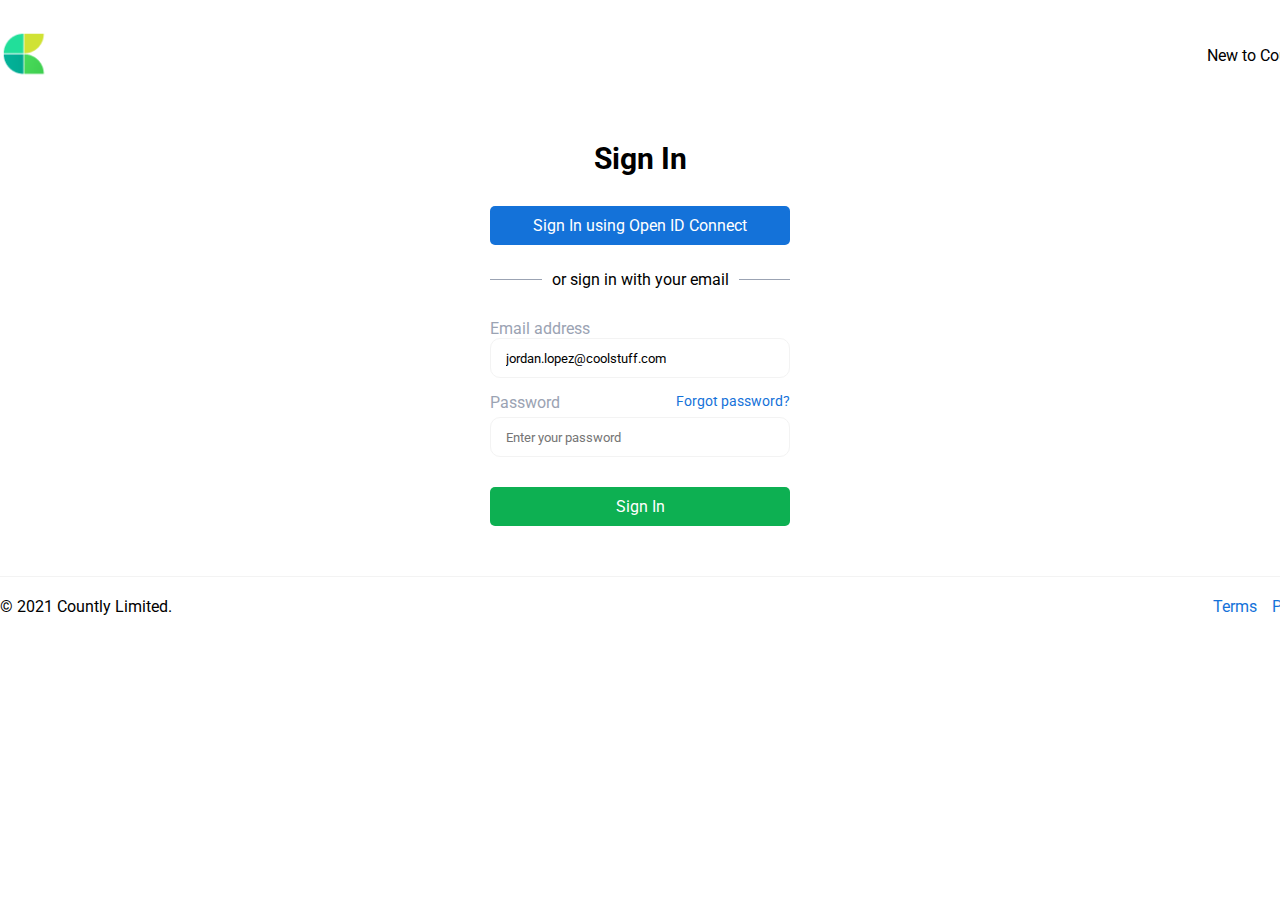
<file: exercice 3/capture 2/index.html>
<!DOCTYPE html>
<html lang="fr">
    <head>
        <meta charset="UTF-8">
        <meta name="viewport" content="width=device-width, initial-scale=1.0">
        <title>Capture 2</title>
        <link rel="stylesheet" href="style.css">
        <link rel="preconnect" href="https://fonts.gstatic.com">
        <link href="https://fonts.googleapis.com/css2?family=Roboto:wght@300&display=swap" rel="stylesheet">
    </head>
    <body>
        <header>
            <div class="contain">
                <nav class="bord">
                    <div class="left ltf-logo">
                        <a href="index.html"><img src="img/logo.png" alt="logo" width="50"></a>
                    </div>
                    <div class="right">
                        <p>New to Countly?</p>
                        <a href="#" class="btn btn-white">Create an account</a>
                    </div>
                </nav>
            </div>
        </header>
        <section>
            <div class="section-content">
                <div class="part1">
                    <h2>Sign In</h2>
                    <div class="btn btn-blue">
                        <a href="#">Sign In using Open ID Connect</a>
                    </div>
                </div>
                <p class="option"><span>or sign in with your email</span> </p>
                <div class="register">
                    <form class="formul form-1">
                        <label>Email address</label>
                        <div class="input-bar">
                            <input type="email" name="email" class="ipt ipt-1" value="jordan.lopez@coolstuff.com">
                        </div>
                    </form>
                    <form class="formul">
                        <div class="lab">
                            <label>Password</label>
                            <a href="#">Forgot password?</a>
                        </div>
                        <div class="input-bar">
                            <input type="password" name="password" class="ipt ipt-2" placeholder="Enter your password">
                        </div>
                    </form>
                </div>
                <div class="btn btn-green">
                    <a href="#">Sign In</a>
                </div>
            </div>
        </section>
        <footer>
            <div class="contain">
                <nav class="bord">
                    <div class="left">
                        <p>&copy; 2021 Countly Limited.</p>
                    </div>
                    <div class="right">
                        <ul class="foot-right">
                            <li><a href="#">Terms</a></li>
                            <li><a href="#">Privacy</a></li>
                            <li><a href="#">Security</a></li>
                            <li><a href="#">Get in Touch</a></li>
                        </ul>
                    </div>
                </nav>
            </div>
        </footer>
    </body>
</html>
</file>
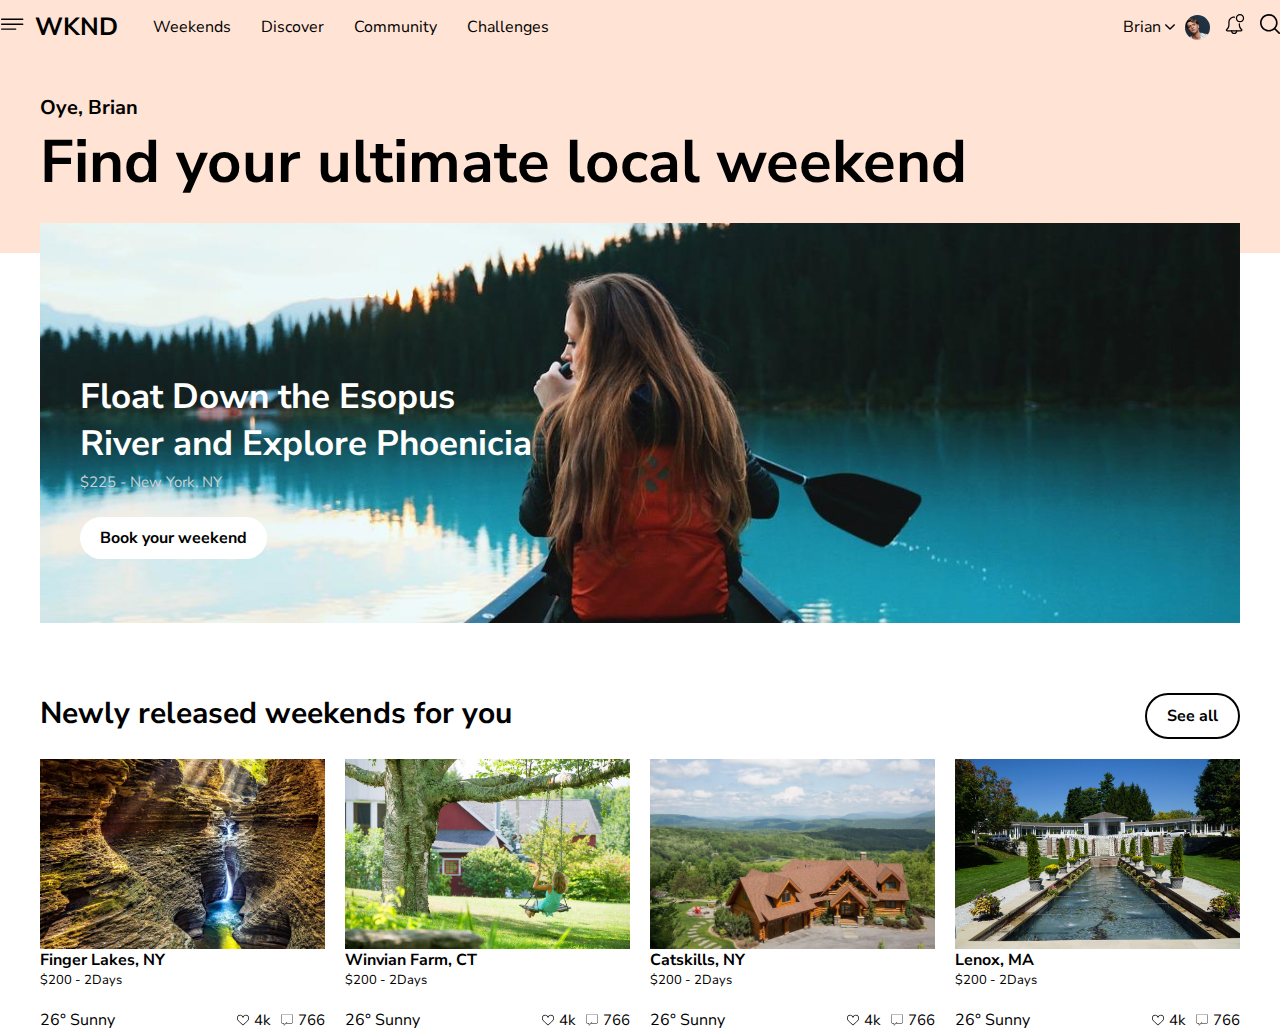
<file: exercice 3/capture 3/index.html>
<!DOCTYPE html>
<html lang="fr">
    <head>
        <meta charset="UTF-8">
        <meta name="viewport" content="width=device-width, initial-scale=1.0">
        <title>WEEKEND - Capture 3</title>
        <link rel="stylesheet" href="style.css">
        <link rel="preconnect" href="https://fonts.gstatic.com">
        <link href="https://fonts.googleapis.com/css2?family=Nunito+Sans:wght@200;300;400;600&display=swap" rel="stylesheet">
    </head>
    <body>
        <header>
            <div>
                <nav class="nav-header contain-hdr">
                    <div class="nav-part1">
                        <a href="#"><img src="[data-uri]" width="25"/></a>
                        <a href="index.html" class="logo">WKND</a>
                        <ul class="navbar">
                            <li><a href="#">Weekends</a></li>
                            <li><a href="#">Discover</a></li>
                            <li><a href="#">Community</a></li>
                            <li><a href="#">Challenges</a></li>
                        </ul>
                    </div>
                    <div class="nav-part2">
                        <p>Brian <a href="#" class="icon-lf"><img src="[data-uri]" width="10"/></a></p>
                        <img src="img/profil.jpeg" alt="profil" class="photo-profil">
                        <a href="#" class="icon-rg"><img src="[data-uri]" width="20"/></a>
                        <a href="#" class="icon-rg"><img src="[data-uri]" width="20"/></a>
                    </div>
                </nav>
                <div class="header-title contain">
                    <p class="tle1">Oye, Brian</p>
                    <p class="tle2">Find your ultimate local weekend</p>
                </div>
            </div>
        </header>
        <section>
            <div class="contain">
                <div class="bg-img">
                    <p class="bg-prg">Float Down the Esopus</p>
                    <p class="bg-prg">River and Explore Phoenicia</p>
                    <p class="clr-gray">$225 <span>- New York, NY</span></p>
                    <a href="#" class="btn btn-white">Book your weekend</a>
                </div>
            </div>
        </section>
        <article>
            <div class="contain">
                <div class="art-tit">
                    <h3>Newly released weekends for you</h3>
                    <a href="#" class="btn btn-transp">See all</a>
                </div>
                <div class="article-part">
                    <div class="art-box box1">
                        <div class="img-box">
                            <img src="img/finger-lakes.jpeg" alt="finger-lakes">
                        </div>
                        <h4>Finger Lakes, NY</h4>
                        <p class="art-box-prg">$200 - 2Days</p>
                        <div class="ft-box">
                            <p>26° Sunny</p>
                            <div class="ft-icon-box">
                                <div class="ft-icon">
                                    <img src="[data-uri]" width="12"/>
                                    <span>4k</span>
                                </div>
                                <div class="ft-icon">
                                    <img src="[data-uri]" width="12"/>
                                    <span>766</span>
                                </div>
                            </div>
                        </div>
                    </div>
                    <div class="art-box box1">
                        <div class="img-box">
                            <img src="img/winivan-farm.jpeg" alt="winivan-farm">
                        </div>
                        <h4>Winvian Farm, CT</h4>
                        <p class="art-box-prg">$200 - 2Days</p>
                        <div class="ft-box">
                            <p>26° Sunny</p>
                            <div class="ft-icon-box">
                                <div class="ft-icon">
                                    <img src="[data-uri]" width="12"/>
                                    <span>4k</span>
                                </div>
                                <div class="ft-icon">
                                    <img src="[data-uri]" width="12"/>
                                    <span>766</span>
                                </div>
                            </div>
                        </div>
                    </div>
                    <div class="art-box box1">
                        <div class="img-box">
                            <img src="img/catskill.jpeg" alt="catskill">
                        </div>
                        <h4>Catskills, NY</h4>
                        <p class="art-box-prg">$200 - 2Days</p>
                        <div class="ft-box">
                            <p>26° Sunny</p>
                            <div class="ft-icon-box">
                                <div class="ft-icon">
                                    <img src="[data-uri]" width="12"/>
                                    <span>4k</span>
                                </div>
                                <div class="ft-icon">
                                    <img src="[data-uri]" width="12"/>
                                    <span>766</span>
                                </div>
                            </div>
                        </div>
                    </div>
                    <div class="art-box box2">
                        <div class="img-box">
                            <img src="img/lenox.jpeg" alt="lenox">
                        </div>
                        <h4>Lenox, MA</h4>
                        <p class="art-box-prg">$200 - 2Days</p>
                        <div class="ft-box">
                            <p>26° Sunny</p>
                            <div class="ft-icon-box">
                                <div class="ft-icon">
                                    <img src="[data-uri]" width="12"/>
                                    <span>4k</span>
                                </div>
                                <div class="ft-icon">
                                    <img src="[data-uri]" width="12"/>
                                    <span>766</span>
                                </div>
                            </div>
                        </div>
                    </div>
                </div>
            </div>
        </article>
    </body>
</html>
</file>
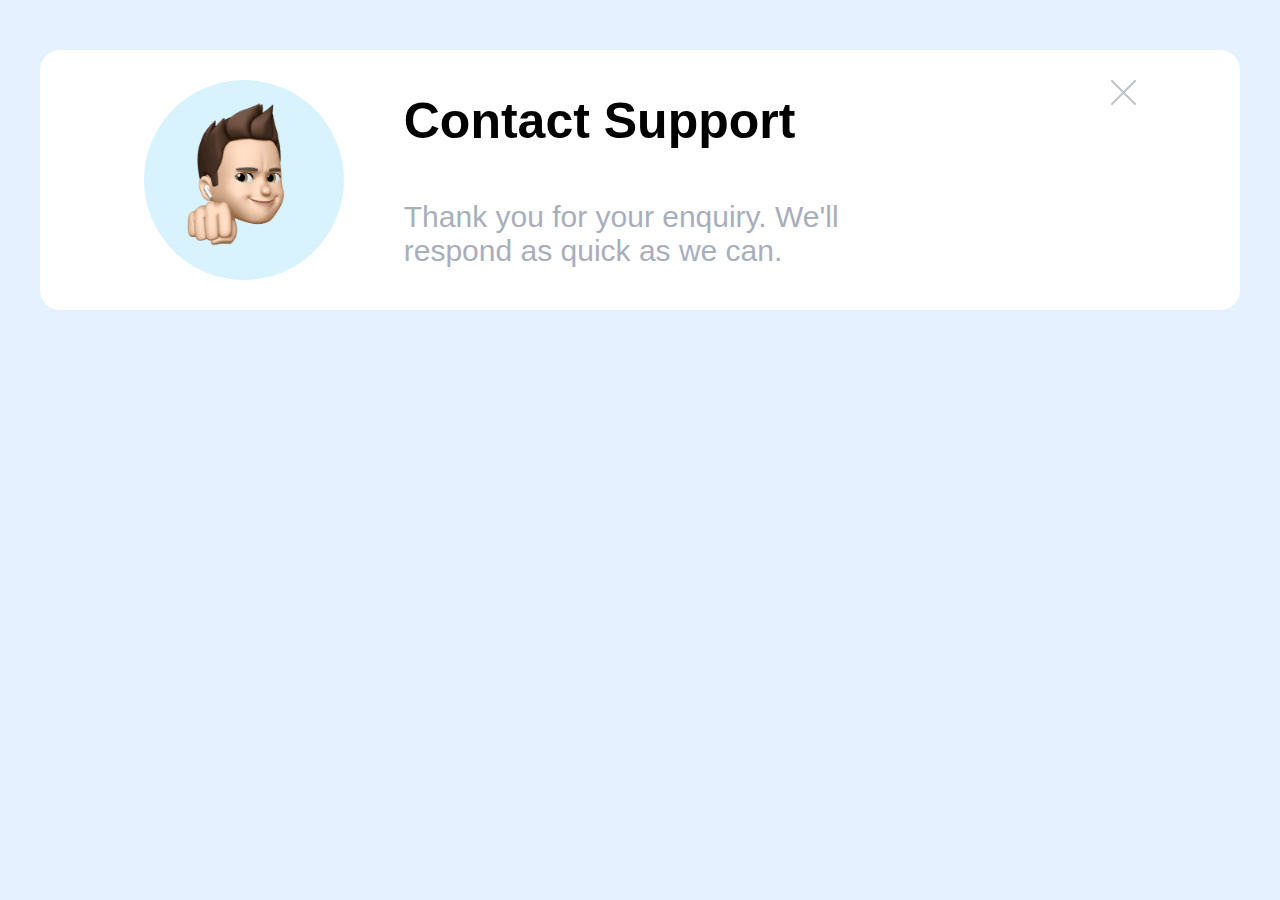
<file: exercice 3/capture 1/CAPT 1/index.html>
<!DOCTYPE html>
<html lang="fr">
    <head>
        <meta charset="UTF-8">
        <meta name="viewport" content="width=device-width, initial-scale=1.0">
        <title>Capture 1 - part 1</title>
        <link rel="stylesheet" href="style.css">
        <link rel="preconnect" href="https://fonts.gstatic.com">
        <link href="https://fonts.googleapis.com/css2?family=Merienda+One&family=Nunito+Sans&display=swap" rel="stylesheet">
    </head>
    <body>
        <div class="contain">
            <div class="flx">
                <div class="image">
                    <img src="img/memoji.png" alt="memoji">
                </div>
                <div class="text">
                    <h2>Contact Support</h2>
                    <p>Thank you for your enquiry. We'll respond as quick as we can.</p>
                </div>
            </div>
            <div>
                <a href="#"><img src="[data-uri]" width="25"/></a>
            </div>
        </div>
    </body>
</html>
</file>
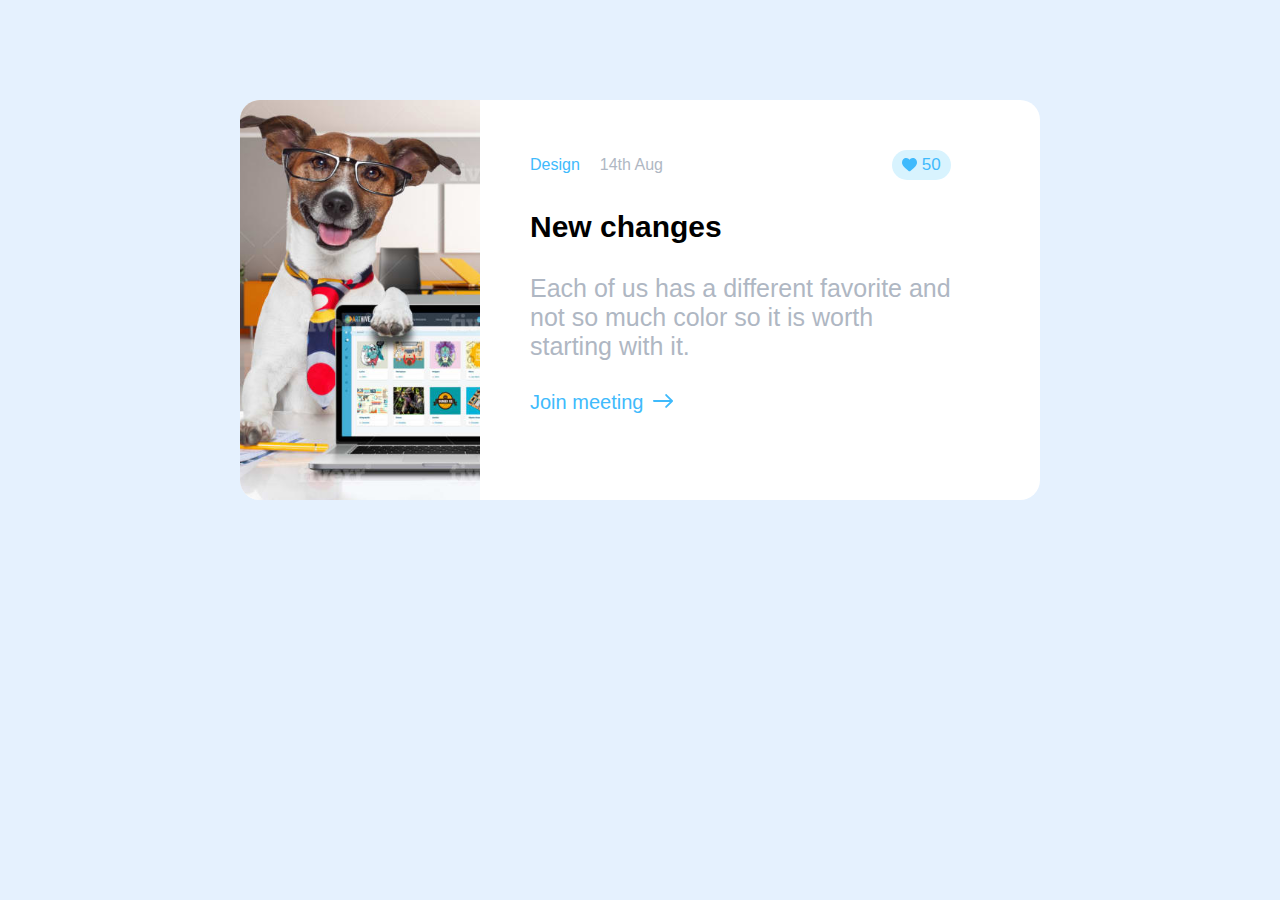
<file: exercice 3/capture 1/CAPT 2/index.html>
<!DOCTYPE html>
<html lang="fr">
    <head>
        <meta charset="UTF-8">
        <meta name="viewport" content="width=device-width, initial-scale=1.0">
        <title>Capture 1 - part 2</title>
        <link rel="stylesheet" href="style.css">
        <link rel="preconnect" href="https://fonts.gstatic.com">
        <link href="https://fonts.googleapis.com/css2?family=Merienda+One&family=Nunito+Sans&display=swap" rel="stylesheet">
    </head>
    <body>
        <div class="contain">
            <div class="image">
                <img src="img/dog.jpeg" alt="dog">
            </div>
            <div class="text">
                <div class="text-hd">
                    <p class="clr-blue">Design<span class="clr-gray">14th Aug</span></p>
                    <div class="notlog">
                        <img src="[data-uri]" width="15"/>                        
                        <p class="clr-blue">50</p>
                    </div>
                </div>
                <h3>New changes</h3>
                <p class="clr-gray pst">
                    Each of us has a different favorite and <br>not so much color so it is worth <br>starting with it.
                </p>
                <div class="text-ft">
                    <a href="#" class="clr-blue">Join meeting</a>
                    <a href="#" class="icon"><img src="[data-uri]" width="20"/></a>
                </div>
            </div>
        </div>
    </body>
</html>
</file>
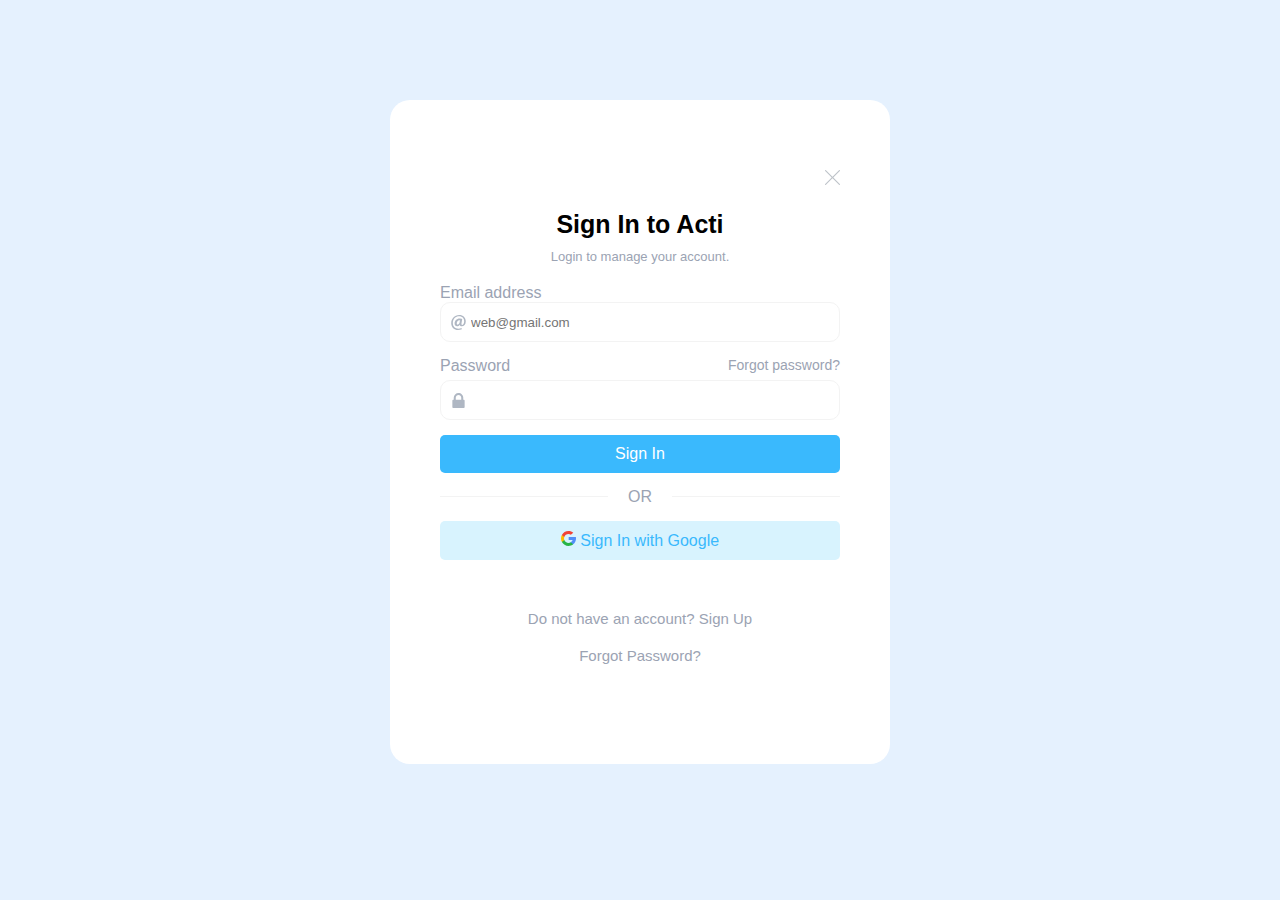
<file: exercice 3/capture 1/CAPT 3/index.html>
<!DOCTYPE html>
<html lang="fr">
    <head>
        <meta charset="UTF-8">
        <meta name="viewport" content="width=device-width, initial-scale=1.0">
        <title>Capture 1 - part 3</title>
        <link rel="stylesheet" href="style.css">
        <link rel="preconnect" href="https://fonts.gstatic.com">
        <link href="https://fonts.googleapis.com/css2?family=Merienda+One&family=Nunito+Sans&display=swap" rel="stylesheet">
    </head>
    <body>
        <div class="contain">
            <div class="hdr-end">
                <a href="#"><img src="[data-uri]" width="15"/></a>            
            </div>
            <div class="text text-hdr">
                <h3>Sign In to Acti</h3>
                <p>Login to manage your account.</p>
            </div>
            <div class="register">
                <form class="formul">
                    <label>Email address</label>
                    <div class="input-bar">
                        <img src="[data-uri]" width="15"/>
                        <input type="email" name="email" class="ipt ipt-1" placeholder="web@gmail.com">
                    </div>
                </form>
                <form class="formul">
                    <div class="lab">
                        <label>Password</label>
                        <a href="#">Forgot password?</a>
                    </div>
                    <div class="input-bar">
                        <img src="[data-uri]" width="15"/>
                        <input type="password" name="password" class="ipt ipt-2">
                    </div>
                </form>
            </div>
            <div class="btn btn-blue">
                <a href="#">Sign In</a>
            </div>
            <p class="option"><span>OR</span></p>
            <div class="btn btn-light">
                <a href="#"><img src="[data-uri]" width="15"/></a>
                <a href="#">Sign In with Google</a>
            </div>
            <div class="text text-ft">
                <p>Do not have an account? <a href="#">Sign Up</a></p>
                <p><a href="#">Forgot Password?</a></p>
            </div>
        </div>
    </body>
</html>
</file>
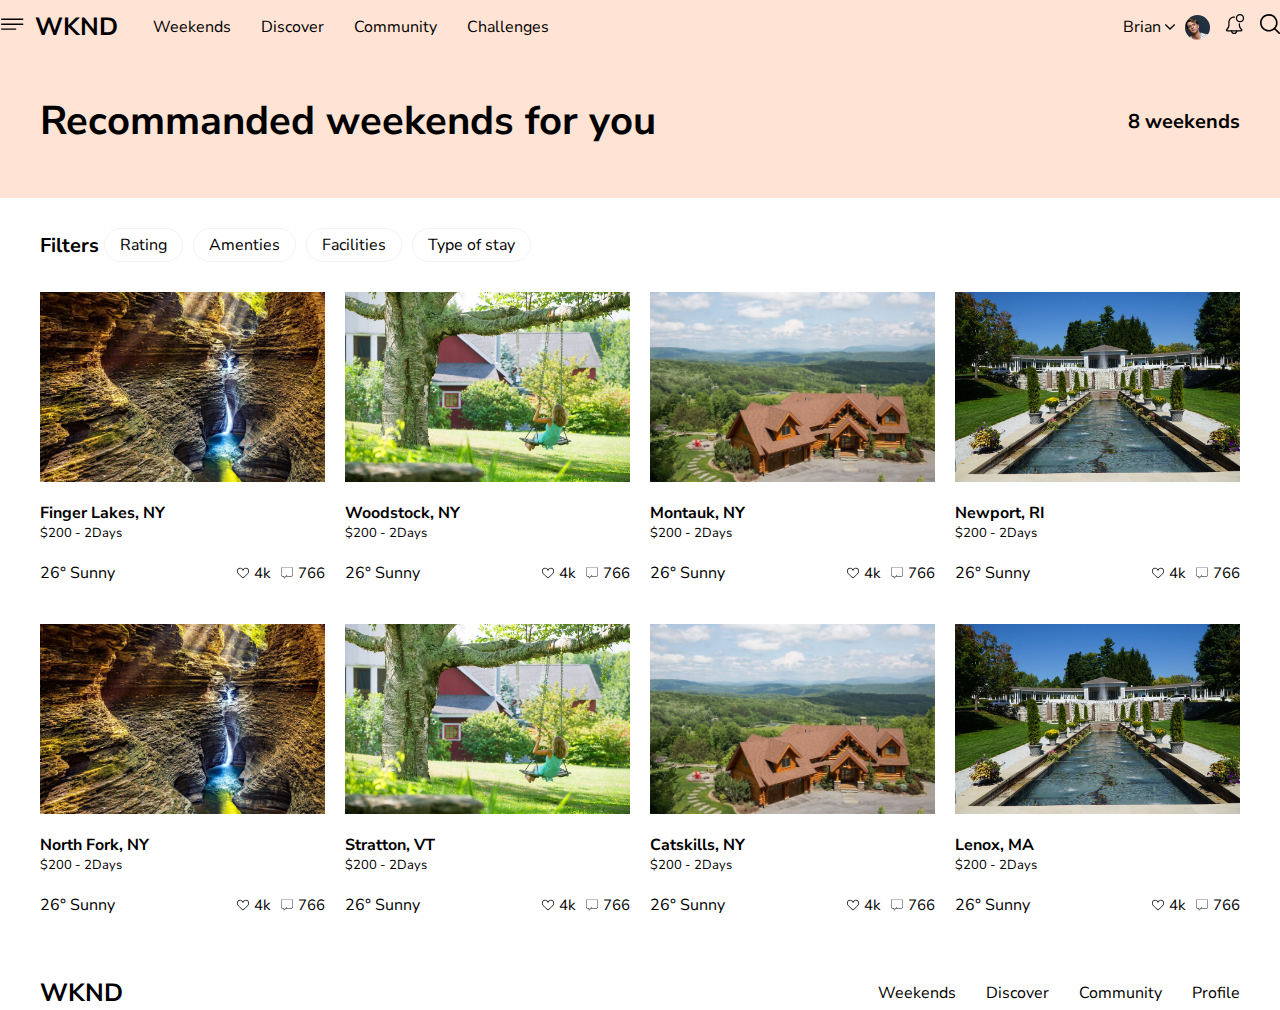
<file: exercice 3/capture 4/apk-capt4/index.html>
<!DOCTYPE html>
<html lang="fr">
    <head>
        <meta charset="UTF-8">
        <meta name="viewport" content="width=device-width, initial-scale=1.0">
        <title>WEEKEND - Capture 4</title>
        <link rel="stylesheet" href="style.css">
        <link rel="preconnect" href="https://fonts.gstatic.com">
        <link href="https://fonts.googleapis.com/css2?family=Nunito+Sans:wght@200;300;400;600&display=swap" rel="stylesheet">
    </head>
    <body>
        <header>
            <div>
                <nav class="nav-header contain-hdr">
                    <div class="nav-part1">
                        <a href="#"><img src="[data-uri]" width="25"/></a>
                        <a href="index.html" class="logo logo-nav">WKND</a>
                        <ul class="navbar">
                            <li><a href="#">Weekends</a></li>
                            <li><a href="#">Discover</a></li>
                            <li><a href="#">Community</a></li>
                            <li><a href="#">Challenges</a></li>
                        </ul>
                    </div>
                    <div class="nav-part2">
                        <p>Brian <a href="#" class="icon-lf"><img src="[data-uri]" width="10"/></a></p>
                        <img src="img/profil.jpeg" alt="profil" class="photo-profil">
                        <a href="#" class="icon-rg"><img src="[data-uri]" width="20"/></a>
                        <a href="#" class="icon-rg"><img src="[data-uri]" width="20"/></a>
                    </div>
                </nav>
                <div class="header-title contain">
                    <p class="tle1">Recommanded weekends for you</p>
                    <p class="tle2">8 weekends</p>
                </div>
            </div>
        </header>
        <div class="contain">
            <div class="select">
                <p class="flt">Filters</p>
                <a href="#" class="btn-flt">Rating</a>
                <a href="#" class="btn-flt">Amenties</a>
                <a href="#" class="btn-flt">Facilities</a>
                <a href="#" class="btn-flt">Type of stay</a>
            </div>
        </div>
        <article>
            <div class="contain">
                <div class="article-part">
                    <div class="art-box box1">
                        <div class="img-box">
                            <img src="img/finger-lakes.jpeg" alt="finger-lakes">
                        </div>
                        <h4>Finger Lakes, NY</h4>
                        <p class="art-box-prg">$200 - 2Days</p>
                        <div class="ft-box">
                            <p>26° Sunny</p>
                            <div class="ft-icon-box">
                                <div class="ft-icon">
                                    <img src="[data-uri]" width="12"/>
                                    <span>4k</span>
                                </div>
                                <div class="ft-icon">
                                    <img src="[data-uri]" width="12"/>
                                    <span>766</span>
                                </div>
                            </div>
                        </div>
                    </div>
                    <div class="art-box box1">
                        <div class="img-box">
                            <img src="img/winivan-farm.jpeg" alt="winivan-farm">
                        </div>
                        <h4>Woodstock, NY</h4>
                        <p class="art-box-prg">$200 - 2Days</p>
                        <div class="ft-box">
                            <p>26° Sunny</p>
                            <div class="ft-icon-box">
                                <div class="ft-icon">
                                    <img src="[data-uri]" width="12"/>
                                    <span>4k</span>
                                </div>
                                <div class="ft-icon">
                                    <img src="[data-uri]" width="12"/>
                                    <span>766</span>
                                </div>
                            </div>
                        </div>
                    </div>
                    <div class="art-box box1">
                        <div class="img-box">
                            <img src="img/catskill.jpeg" alt="catskill">
                        </div>
                        <h4>Montauk, NY</h4>
                        <p class="art-box-prg">$200 - 2Days</p>
                        <div class="ft-box">
                            <p>26° Sunny</p>
                            <div class="ft-icon-box">
                                <div class="ft-icon">
                                    <img src="[data-uri]" width="12"/>
                                    <span>4k</span>
                                </div>
                                <div class="ft-icon">
                                    <img src="[data-uri]" width="12"/>
                                    <span>766</span>
                                </div>
                            </div>
                        </div>
                    </div>
                    <div class="art-box box2">
                        <div class="img-box">
                            <img src="img/lenox.jpeg" alt="lenox">
                        </div>
                        <h4>Newport, RI</h4>
                        <p class="art-box-prg">$200 - 2Days</p>
                        <div class="ft-box">
                            <p>26° Sunny</p>
                            <div class="ft-icon-box">
                                <div class="ft-icon">
                                    <img src="[data-uri]" width="12"/>
                                    <span>4k</span>
                                </div>
                                <div class="ft-icon">
                                    <img src="[data-uri]" width="12"/>
                                    <span>766</span>
                                </div>
                            </div>
                        </div>
                    </div>
                </div>
            </div>
        </article>
        <article>
            <div class="contain">
                <div class="article-part">
                    <div class="art-box box1">
                        <div class="img-box">
                            <img src="img/finger-lakes.jpeg" alt="finger-lakes">
                        </div>
                        <h4>North Fork, NY</h4>
                        <p class="art-box-prg">$200 - 2Days</p>
                        <div class="ft-box">
                            <p>26° Sunny</p>
                            <div class="ft-icon-box">
                                <div class="ft-icon">
                                    <img src="[data-uri]" width="12"/>
                                    <span>4k</span>
                                </div>
                                <div class="ft-icon">
                                    <img src="[data-uri]" width="12"/>
                                    <span>766</span>
                                </div>
                            </div>
                        </div>
                    </div>
                    <div class="art-box box1">
                        <div class="img-box">
                            <img src="img/winivan-farm.jpeg" alt="winivan-farm">
                        </div>
                        <h4>Stratton, VT</h4>
                        <p class="art-box-prg">$200 - 2Days</p>
                        <div class="ft-box">
                            <p>26° Sunny</p>
                            <div class="ft-icon-box">
                                <div class="ft-icon">
                                    <img src="[data-uri]" width="12"/>
                                    <span>4k</span>
                                </div>
                                <div class="ft-icon">
                                    <img src="[data-uri]" width="12"/>
                                    <span>766</span>
                                </div>
                            </div>
                        </div>
                    </div>
                    <div class="art-box box1">
                        <div class="img-box">
                            <img src="img/catskill.jpeg" alt="catskill">
                        </div>
                        <h4>Catskills, NY</h4>
                        <p class="art-box-prg">$200 - 2Days</p>
                        <div class="ft-box">
                            <p>26° Sunny</p>
                            <div class="ft-icon-box">
                                <div class="ft-icon">
                                    <img src="[data-uri]" width="12"/>
                                    <span>4k</span>
                                </div>
                                <div class="ft-icon">
                                    <img src="[data-uri]" width="12"/>
                                    <span>766</span>
                                </div>
                            </div>
                        </div>
                    </div>
                    <div class="art-box box2">
                        <div class="img-box">
                            <img src="img/lenox.jpeg" alt="lenox">
                        </div>
                        <h4>Lenox, MA</h4>
                        <p class="art-box-prg">$200 - 2Days</p>
                        <div class="ft-box">
                            <p>26° Sunny</p>
                            <div class="ft-icon-box">
                                <div class="ft-icon">
                                    <img src="[data-uri]" width="12"/>
                                    <span>4k</span>
                                </div>
                                <div class="ft-icon">
                                    <img src="[data-uri]" width="12"/>
                                    <span>766</span>
                                </div>
                            </div>
                        </div>
                    </div>
                </div>
            </div>
        </article>
        <footer>
            <div class="contain">
                <div class="footer-part">
                    <a href="index.html" class="logo">WKND</a>
                    <ul class="navbar footbar">
                        <li><a href="#">Weekends</a></li>
                        <li><a href="#">Discover</a></li>
                        <li><a href="#">Community</a></li>
                        <li><a href="#">Profile</a></li>
                    </ul>
                </div>
            </div>
        </footer>
    </body>
</html>
</file>
<file: exercice 3/capture 2/style.css>
*{
    margin: 0;
    padding: 0;
    box-sizing: border-box;
    font-family: 'Roboto', sans-serif;
}

.contain{
    width: 1500px;
    margin: 20px auto;
}

.bord{
    display: flex;
    justify-content: space-between;
    align-items: center;
}

a{
    text-decoration: none;
}

.right{
    display: inline-flex;
    align-items: center;
}

.right p{
    margin-right: 15px;
}

.btn{
    padding: 5px 15px;
    border-radius: 5px;
}

.btn-white{
    border: 1px solid #f3f3f3;
    color: black;
    font-weight: bold;
}

.btn-white:hover{
    background-color: #f3f3f3;
}

.section-content{
    width: 300px;
    margin: 50px auto;
    text-align: center;
}

.part1{
    margin: 0 0 25px 0;
}

h2{
    font-size: 30px;
    font-weight: bold;
    margin-bottom: 30px;
}

.btn{
    margin: 15px 0;
    text-align: center;
    border-radius: 5px;
    padding: 10px 15px;
    cursor: pointer;
}

.btn-blue{
    background-color: #1472D9;
}

.btn-blue:hover{
    background-color: #31a6e6;
}

.btn-blue a{
    color: white;
}

.option{
    text-align: center;
    position: relative;
}

.option:before {
    content: "";
    left: 0;
    right: 0;
    height: 1px;
    background: #9BA3B3;
    position: absolute;
    top: calc(50% - 1px);
}

.option span {
    display: inline-block;
    padding: 0 10px;
    background: white;
    position: relative;
    z-index: 1;
}

.part2{
    margin: 25px 0;
}

.register{
    margin: 30px 0;
}

.formul{
    color: #9BA3B3;
}

.form-1 label{
    display: flex;
    justify-content: start;
}

.input-bar{
    display: flex;
    align-items: center;
    border: 1px solid #f3f3f3;
    height: 40px;
    border-radius: 10px;
    padding: 0 10px;
}

input{
    border: none;
    margin-left: 5px;
    width: 100%;
    outline: none;
}

.lab{
    margin: 15px 0 5px;
    display: flex;
    justify-content: space-between;
}

.lab a{
    color: #1472D9;
    font-size: 14px;
}

.btn-green{
    background-color: #0DB052;
}

.btn-green a{
    color: white;
}

.btn-green:hover{
    background-color: #0ea34c;
}

footer{
    border-top: 1px solid #f3f3f3;
}

.foot-right{
    list-style-type: none;
    display: inline-flex;
}

.foot-right li{
    margin-left: 15px;
}

.foot-right a{
    color: #1472D9;
}
</file>
<file: exercice 3/capture 3/style.css>
*{
    margin: 0;
    padding: 0;
    box-sizing: border-box;
    font-family: 'Nunito Sans', sans-serif;
}

header{
    background-color: #FFE3D4;
    padding-top: 10px;
    padding-bottom: 50px;
}

.contain-hdr{
    width: 1280px;
    margin: 0 auto;
}

.contain{
    width: 1200px;
    margin: 0 auto;
}

.nav-header{
    display: flex;
    justify-content: space-between;
}

.nav-part1{
    display: inline-flex;
    align-items: center;
}

a{
    text-decoration: none;
    color: black;
}

.logo{
    font-weight: bold;
    font-size: 25px;
    margin-left: 10px;
}

.navbar{
    list-style-type: none;
    display: inline-flex;
    margin-left: 20px;
}

.navbar li{
    padding: 0 15px;
}

.nav-part2{
    display: inline-flex;
    align-items: center;
}

.icon-lf{
    margin-right: 10px;
}

.photo-profil{
    width: 25px;
    height: 25px;
    border-radius: 50px;
    object-fit: cover;
}

.icon-rg{
    margin-left: 15px;
}

.header-title{
    margin-top: 50px;
    font-weight: bold;
}

.tle1{
    font-size: 20px;
}

.tle2{
    font-size: 60px;
}

.bg-img{
    width: 100%;
    height: 400px;
    background: url('img/canoe.jpeg') no-repeat;
    background-size: cover;
    background-position: center;
    padding-top: 150px;
    padding-left: 40px;
    margin-top: -30px;
}

.bg-prg{
    font-size: 35px;
    font-weight: bold;
    color: white;
}

.clr-gray{
    color: rgb(209, 209, 209);
    font-size: 15px;
    padding: 5px 0;
    margin-bottom: 30px;
}

.btn{
    font-weight: bold;
    border-radius: 25px;
}

.btn-white{
    padding: 10px 20px;
    background-color: white;
}

.btn-white:hover{
    background-color: black;
    color: white;
}

.art-tit{
    margin-top: 70px;
    margin-bottom: 20px;
    display: flex;
    justify-content: space-between;
}

.art-tit h3{
    font-weight: bold;
    font-size: 30px;
}

.btn-transp{
    padding: 10px 20px;
    border: 2px solid black;
}

.btn-transp:hover{
    background-color: black;
    color: white;
}

.article-part{
    display: grid;
    grid-template-columns: 1fr 1fr 1fr 1fr;
}

.art-box{
    width: 285px;
}

.art-box h4{
    font-weight: bold;
}

.art-box-prg{
    font-size: 13px;
}

.box1{
    margin-right: 20px;
}

.img-box{
    width: 285px;
    height: 190px;
}

.img-box img{
    width: 100%;
    height: 100%;
}

.ft-box{
    display: flex;
    justify-content: space-between;
    align-items: center;
    margin-top: 20px;
}

.ft-icon-box{
    display: flex;
}

.ft-icon{
    display: flex;
    align-items: center;
    margin-left: 10px;
}

.ft-icon span{
    font-size: 15px;
    margin-left: 5px;
}
</file>
<file: exercice 3/capture 1/CAPT 1/style.css>
*{
    margin: 0;
    padding: 0;
    box-sizing: border-box;
}

body{
    background-color: #E5F1FE;
    font-family: Nunito, sans-serif;
}

.contain{
    background-color: white;
    width: 1200px;
    margin: 50px auto;
    display: flex;
    justify-content: space-around;
    padding: 30px 0;
    border-radius: 20px;
}

.flx{
    display: flex;
    align-items: center;
}

.image{
    width: 200px;
    height: 200px;
    border-radius: 50%;
    background-color: #D8F3FE;
    display: flex;
    justify-content: center;
}

.image img{
    width: 300px;
    margin: 10px auto;
}

.text{
    width: 500px;
    margin-left: 60px;
}

.text h2{
    font-size: 50px;
    margin-bottom: 50px;
}

.text p{
    font-size: 30px;
    color: #A8AEBC;
}
</file>
<file: exercice 3/capture 1/CAPT 2/style.css>
*{
    margin: 0;
    padding: 0;
    box-sizing: border-box;
    text-decoration: none;
}

body{
    background-color: #E5F1FE;
    font-family: Nunito, sans-serif;
}

.contain{
    background-color: white;
    width: 800px;
    height: 400px;
    margin: 100px auto;
    display: flex;
    border-radius: 20px;
}

.image{
    width: 30%;
}

.image img{
    width: 100%;
    height: 100%;
    object-fit: cover;
    border-radius: 20px 0 0 20px;
}

.text{
    padding: 50px;
}

.text-hd{
    display: flex;
    justify-content: space-between;
    align-items: center;
}

.text-hd span{
    margin-left: 20px;
}

.clr-gray{
    color: #AFB7C3;
}

.clr-blue{
    color: #40BAFC;
}

.notlog{
    display: inline-flex;
    align-items: center;
    background-color: #D8F3FE;
    border-radius: 50px;
    padding: 5px 10px;
}

.notlog p{
    font-size: 17px;
    margin-left: 5px;
}

h3{
    font-size: 30px;
    margin: 30px 0;
}

.pst{
    font-size: 25px;
}

.text-ft{
    display: inline-flex;
    margin-top: 30px;
    font-size: 20px;
}

.icon{
    margin-left: 10px;
}
</file>
<file: exercice 3/capture 1/CAPT 3/style.css>
*{
    margin: 0;
    padding: 0;
    box-sizing: border-box;
    text-decoration: none;
}

body{
    background-color: #E5F1FE;
    font-family: Nunito, sans-serif;
}

.contain{
    background-color: white;
    width: 500px;
    margin: 100px auto;
    padding: 70px 50px;
    border-radius: 20px;
}

.hdr-end{
    float: right;
}

.text{
    margin-bottom: 20px;
    text-align: center;
}

.text-hdr{
    margin-top: 40px;
}

.text-hdr h3{
    font-size: 25px;
    margin-bottom: 10px;
}

.text p{
    font-size: 13px;
    color: #9BA3B3;
}

.formul{
    color: #9BA3B3;
}

.input-bar{
    display: flex;
    align-items: center;
    border: 1px solid #f3f3f3;
    height: 40px;
    border-radius: 10px;
    padding: 0 10px;
}

input{
    border: none;
    margin-left: 5px;
    width: 100%;
    outline: none;
    color: #9BA3B3;
}

.lab{
    margin: 15px 0 5px;
    display: flex;
    justify-content: space-between;
}

.lab a{
    color: #9BA3B3;
    font-size: 14px;
}

.btn{
    margin: 15px 0;
    text-align: center;
    border-radius: 5px;
    padding: 10px 15px;
    cursor: pointer;
}

.btn-blue{
    background-color: #3AB9FD;
}

.btn-blue:hover{
    background-color: #31a6e6;
}

.btn-blue a{
    color: white;
}

.option{
    text-align: center;
    position: relative;
    color: #9BA3B3;
}

.option:before {
    content: "";
    left: 0;
    right: 0;
    height: 1px;
    background: #f3f3f3;
    position: absolute;
    top: calc(50% - 1px);
}

.option span {
    display: inline-block;
    padding: 0 20px;
    background: white;
    position: relative;
    z-index: 1;
}

.btn-light{
    background-color: #D8F3FE;
}

.btn-light a{
    color: #3AB9FD;
}

.btn-light:hover{
    background-color: #cee6f0;
}

.text-ft{
    margin: 30px 0;
}

.text-ft p{
    padding-top: 20px;
    font-size: 15px;
}

.text-ft a{
    color: #9BA3B3;
}
</file>
<file: exercice 3/capture 4/apk-capt4/style.css>
*{
    margin: 0;
    padding: 0;
    box-sizing: border-box;
    font-family: 'Nunito Sans', sans-serif;
}

header{
    background-color: #FFE3D4;
    padding-top: 10px;
    padding-bottom: 50px;
}

.contain-hdr{
    width: 1280px;
    margin: 0 auto;
}

.contain{
    width: 1200px;
    margin: 0 auto;
}

.nav-header{
    display: flex;
    justify-content: space-between;
}

.nav-part1{
    display: inline-flex;
    align-items: center;
}

a{
    text-decoration: none;
    color: black;
}

.logo{
    font-weight: bold;
    font-size: 25px;
}

.logo-nav{ 
    margin-left: 10px;
}

.navbar{
    list-style-type: none;
    display: inline-flex;
    margin-left: 20px;
}

.navbar li{
    padding: 0 15px;
}

.nav-part2{
    display: inline-flex;
    align-items: center;
}

.icon-lf{
    margin-right: 10px;
}

.photo-profil{
    width: 25px;
    height: 25px;
    border-radius: 50px;
    object-fit: cover;
}

.icon-rg{
    margin-left: 15px;
}

.header-title{
    margin-top: 50px;
    font-weight: bold;
    display: flex;
    justify-content: space-between;
    align-items: center;
}

.tle1{
    font-size: 40px;
}

.tle2{
    font-size: 20px;
}

.select{
    display: inline-flex;
    align-items: center;
    margin: 30px 0;
}

.flt{
    font-size: 20px;
    font-weight: bold;
}

.btn-flt{
    border: 1px solid #f3f3f3;
    border-radius: 50px;
    margin: 0 5px;
    padding: 5px 15px;
}

.btn-flt:hover{
    background-color: #f3f3f3;
}

.art-tit{
    margin-top: 70px;
    margin-bottom: 20px;
    display: flex;
    justify-content: space-between;
}

.art-tit h3{
    font-weight: bold;
    font-size: 30px;
}

.btn-transp{
    padding: 10px 20px;
    border: 2px solid black;
}

.btn-transp:hover{
    background-color: black;
    color: white;
}

article{
    margin-bottom: 40px;
}

.article-part{
    display: grid;
    grid-template-columns: 1fr 1fr 1fr 1fr;
}

.art-box{
    width: 285px;

}

.art-box h4{
    font-weight: bold;
    margin-top: 20px;
}

.art-box-prg{
    font-size: 13px;
}

.box1{
    margin-right: 20px;
}

.img-box{
    width: 285px;
    height: 190px;
}

.img-box img{
    width: 100%;
    height: 100%;
}

.ft-box{
    display: flex;
    justify-content: space-between;
    align-items: center;
    margin-top: 20px;
}

.ft-icon-box{
    display: flex;
}

.ft-icon{
    display: flex;
    align-items: center;
    margin-left: 10px;
}

.ft-icon span{
    font-size: 15px;
    margin-left: 5px;
}

.footer-part{
    margin-top: 60px;
    display: flex;
    justify-content: space-between;
    align-items: center;
}

.footbar li{
    padding: 0 0 0 30px;  
}
</file>
